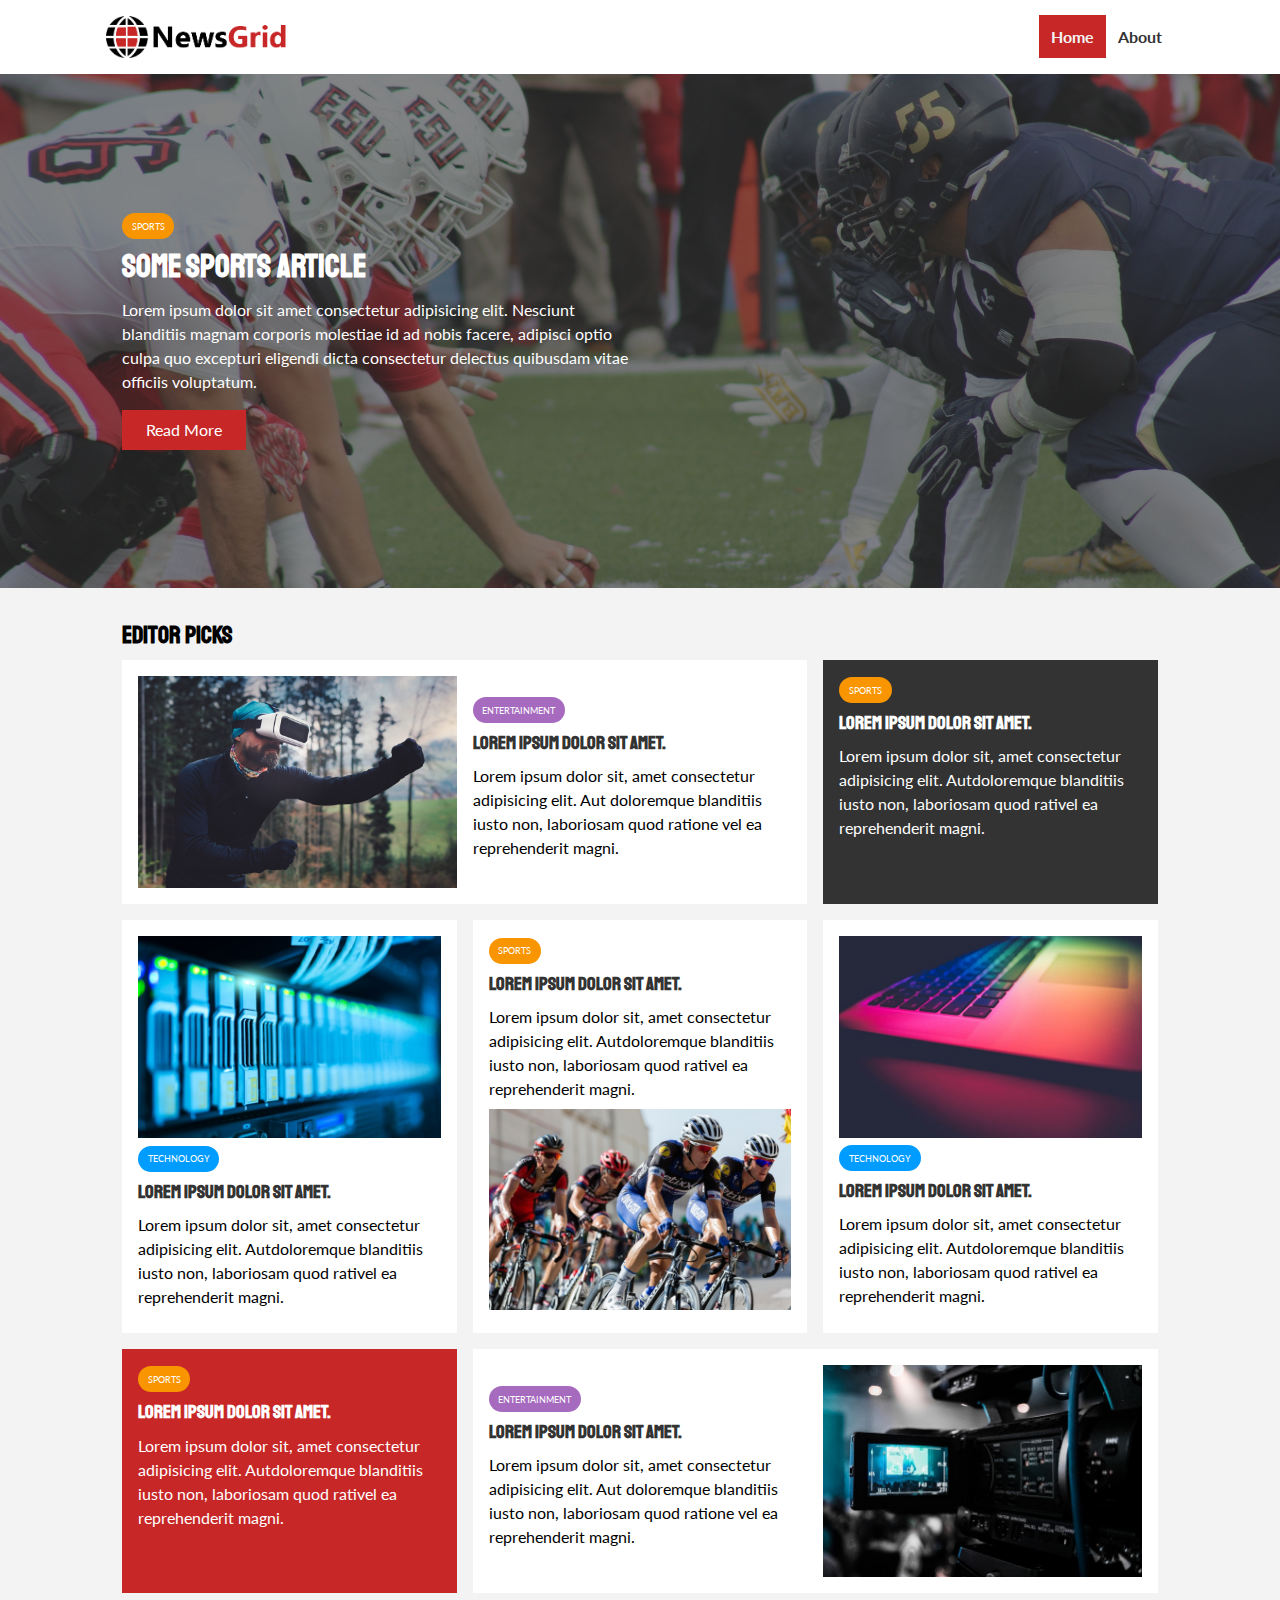
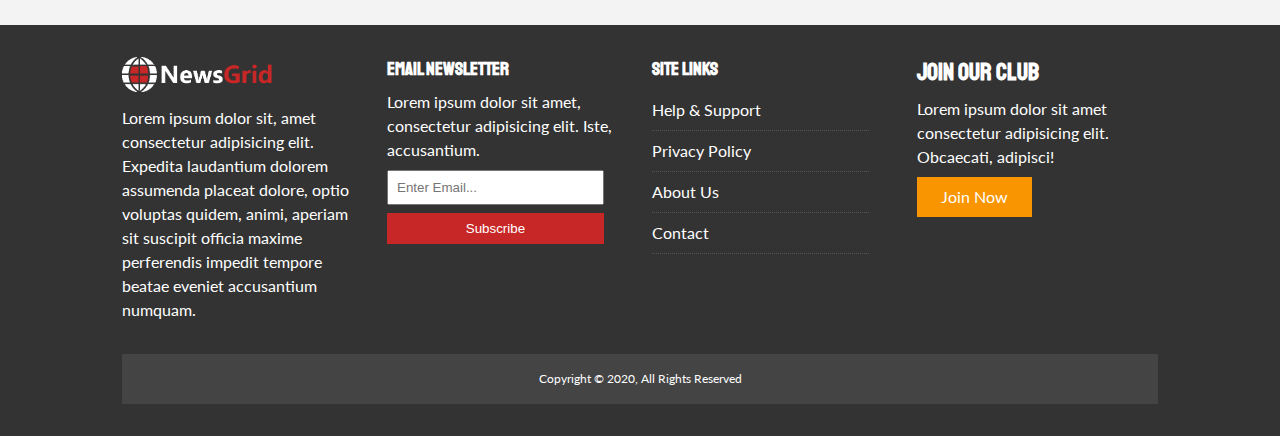
<file: index.html>
<!DOCTYPE html>
<html lang="en">
  <head>
    <meta charset="UTF-8" />
    <meta name="viewport" content="width=device-width, initial-scale=1.0" />
    <link
      rel="stylesheet"
      href="https://use.fontawesome.com/releases/v5.14.0/css/all.css"
      integrity="sha384-HzLeBuhoNPvSl5KYnjx0BT+WB0QEEqLprO+NBkkk5gbc67FTaL7XIGa2w1L0Xbgc"
      crossorigin="anonymous"
    />
    <link
      href="https://fonts.googleapis.com/css2?family=Lato:wght@300&family=Staatliches&display=swap"
      rel="stylesheet"
    />
    <link rel="stylesheet" href="css/style.css" />
    <link
      rel="stylesheet"
      media="screen and (max-width:768px)"
      href="css/mobile.css"
    />
    <link rel="shortcut icon" type="image/x-icon" href="favicon.ico" />
    <title>NewsGrid | Latest News</title>
  </head>
  <body>
    <nav id="main-nav">
      <div class="container">
        <img src="img/logo.png" alt="NewsGrid" class="logo" />
        <div class="social">
          <a href="http://facebook.com" target="_blank"
            ><i class="fab fa-facebook fa-2x"></i
          ></a>
          <a href="http://twitter.com" target="_blank"
            ><i class="fab fa-twitter fa-2x"></i
          ></a>
          <a href="http://instagram.com" target="_blank"
            ><i class="fab fa-instagram fa-2x"></i
          ></a>
          <a href="http://youtube.com" target="_blank"
            ><i class="fab fa-youtube fa-2x"></i
          ></a>
        </div>
        <ul>
          <li><a href="index.html" class="current">Home</a></li>
          <li><a href="about.html">About</a></li>
        </ul>
      </div>
    </nav>

    <!-- Showcase -->
    <header id="showcase">
      <div class="container">
        <div class="showcase-container">
          <div class="showcase-content">
            <div class="category category-sports">Sports</div>
            <h1>Some Sports Article</h1>
            <p>
              Lorem ipsum dolor sit amet consectetur adipisicing elit. Nesciunt
              blanditiis magnam corporis molestiae id ad nobis facere, adipisci
              optio culpa quo excepturi eligendi dicta consectetur delectus
              quibusdam vitae officiis voluptatum.
            </p>
            <a href="article.html" class="btn btn-primary">Read More</a>
          </div>
        </div>
      </div>
    </header>

    <!-- Home Articles -->
    <section id="home-articles" class="py-2">
      <div class="container">
        <h2>Editor Picks</h2>
        <div class="articles-container">
          <article class="card">
            <img src="img/articles/ent1.jpg" alt="" />
            <div>
              <div class="category category-ent">Entertainment</div>
              <h3>
                <a href="article.html">Lorem ipsum dolor sit amet.</a>
              </h3>
              <p>
                Lorem ipsum dolor sit, amet consectetur adipisicing elit. Aut
                doloremque blanditiis iusto non, laboriosam quod ratione vel ea
                reprehenderit magni.
              </p>
            </div>
          </article>

          <article class="card bg-dark">
            <div class="category category-sports">Sports</div>
            <h3>
              <a href="article.html">Lorem ipsum dolor sit amet.</a>
            </h3>
            <p>
              Lorem ipsum dolor sit, amet consectetur adipisicing elit.
              Autdoloremque blanditiis iusto non, laboriosam quod rativel ea
              reprehenderit magni.
            </p>
          </article>

          <article class="card">
            <img src="img/articles/tech1.jpg" alt="" />
            <div class="category category-tech">Technology</div>
            <h3>
              <a href="article.html">Lorem ipsum dolor sit amet.</a>
            </h3>
            <p>
              Lorem ipsum dolor sit, amet consectetur adipisicing elit.
              Autdoloremque blanditiis iusto non, laboriosam quod rativel ea
              reprehenderit magni.
            </p>
          </article>

          <article class="card">
            <div class="category category-sports">Sports</div>
            <h3>
              <a href="article.html">Lorem ipsum dolor sit amet.</a>
            </h3>
            <p>
              Lorem ipsum dolor sit, amet consectetur adipisicing elit.
              Autdoloremque blanditiis iusto non, laboriosam quod rativel ea
              reprehenderit magni.
            </p>
            <img src="img/articles/sports1.jpg" alt="" />
          </article>

          <article class="card">
            <img src="img/articles/tech2.jpg" alt="" />
            <div class="category category-tech">Technology</div>
            <h3>
              <a href="article.html">Lorem ipsum dolor sit amet.</a>
            </h3>
            <p>
              Lorem ipsum dolor sit, amet consectetur adipisicing elit.
              Autdoloremque blanditiis iusto non, laboriosam quod rativel ea
              reprehenderit magni.
            </p>
          </article>

          <article class="card bg-primary">
            <div class="category category-sports">Sports</div>
            <h3>
              <a href="article.html">Lorem ipsum dolor sit amet.</a>
            </h3>
            <p>
              Lorem ipsum dolor sit, amet consectetur adipisicing elit.
              Autdoloremque blanditiis iusto non, laboriosam quod rativel ea
              reprehenderit magni.
            </p>
          </article>

          <article class="card">
            <div>
              <div class="category category-ent">Entertainment</div>
              <h3>
                <a href="article.html">Lorem ipsum dolor sit amet.</a>
              </h3>
              <p>
                Lorem ipsum dolor sit, amet consectetur adipisicing elit. Aut
                doloremque blanditiis iusto non, laboriosam quod ratione vel ea
                reprehenderit magni.
              </p>
            </div>
            <img src="img/articles/ent2.jpg" alt="" />
          </article>
        </div>
      </div>
    </section>

    <!-- Footer -->
    <footer id="main-footer" class="py-2">
      <div class="container footer-container">
        <div>
          <img src="img/logo_light.png" alt="NewsGrid" />
          <p>
            Lorem ipsum dolor sit, amet consectetur adipisicing elit. Expedita
            laudantium dolorem assumenda placeat dolore, optio voluptas quidem,
            animi, aperiam sit suscipit officia maxime perferendis impedit
            tempore beatae eveniet accusantium numquam.
          </p>
        </div>
        <div>
          <h3>Email Newsletter</h3>
          <p>
            Lorem ipsum dolor sit amet, consectetur adipisicing elit. Iste,
            accusantium.
          </p>
          <form name="contact" method="POST" data-netlify="true">
            <input type="email" name="email" placeholder="Enter Email..." />
            <input type="submit" value="Subscribe" class="btn btn-primary" />
          </form>
        </div>
        <div>
          <h3>Site Links</h3>
          <ul class="list">
            <li><a href="#">Help & Support</a></li>
            <li><a href="#">Privacy Policy</a></li>
            <li><a href="#">About Us</a></li>
            <li><a href="#">Contact</a></li>
          </ul>
        </div>
        <div>
          <h2>Join Our Club</h2>
          <p>
            Lorem ipsum dolor sit amet consectetur adipisicing elit. Obcaecati,
            adipisci!
          </p>
          <a href="#" class="btn btn-secondary">Join Now</a>
        </div>
        <div>
          <p>Copyright &copy; 2020, All Rights Reserved</p>
        </div>
      </div>
    </footer>
  </body>
</html>
</file>
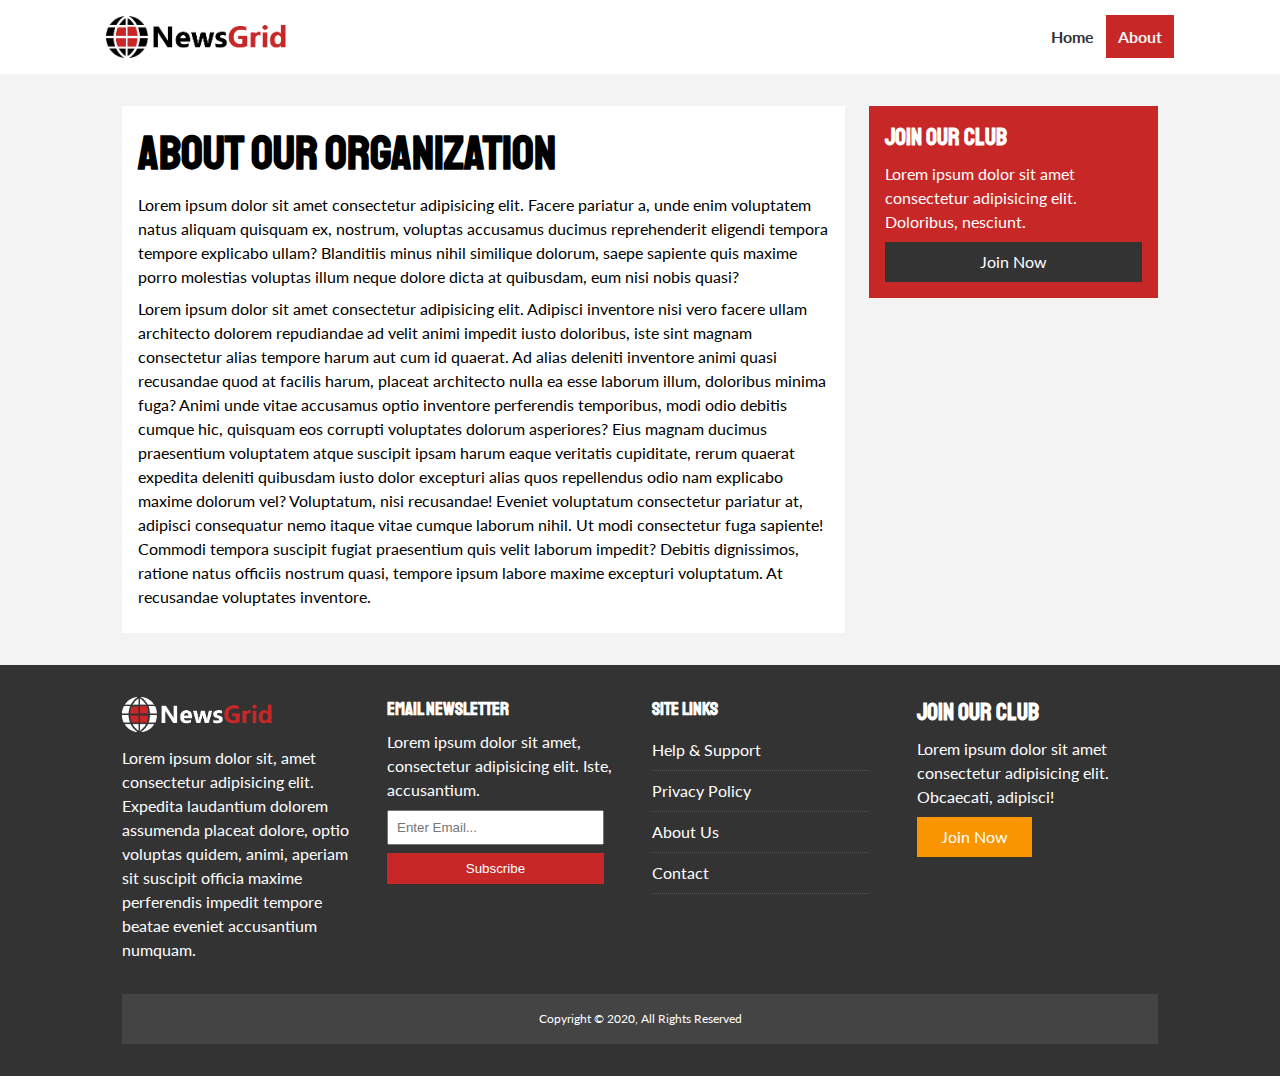
<file: about.html>
<!DOCTYPE html>
<html lang="en">
  <head>
    <meta charset="UTF-8" />
    <meta name="viewport" content="width=device-width, initial-scale=1.0" />
    <link
      rel="stylesheet"
      href="https://use.fontawesome.com/releases/v5.14.0/css/all.css"
      integrity="sha384-HzLeBuhoNPvSl5KYnjx0BT+WB0QEEqLprO+NBkkk5gbc67FTaL7XIGa2w1L0Xbgc"
      crossorigin="anonymous"
    />
    <link
      href="https://fonts.googleapis.com/css2?family=Lato:wght@300&family=Staatliches&display=swap"
      rel="stylesheet"
    />
    <link rel="stylesheet" href="css/style.css" />
    <link
      rel="stylesheet"
      media="screen and (max-width:768px)"
      href="css/mobile.css"
    />
    <link rel="shortcut icon" type="image/x-icon" href="favicon.ico" />
    <title>About</title>
  </head>
  <body>
    <nav id="main-nav">
      <div class="container">
        <img src="img/logo.png" alt="NewsGrid" class="logo" />
        <div class="social">
          <a href="http://facebook.com" target="_blank"
            ><i class="fab fa-facebook fa-2x"></i
          ></a>
          <a href="http://twitter.com" target="_blank"
            ><i class="fab fa-twitter fa-2x"></i
          ></a>
          <a href="http://instagram.com" target="_blank"
            ><i class="fab fa-instagram fa-2x"></i
          ></a>
          <a href="http://youtube.com" target="_blank"
            ><i class="fab fa-youtube fa-2x"></i
          ></a>
        </div>
        <ul>
          <li><a href="index.html">Home</a></li>
          <li><a href="about.html" class="current">About</a></li>
        </ul>
      </div>
    </nav>

    <section class="about">
      <div class="container">
        <div class="page-container">
          <article class="card">
            <h1 class="l-heading">About Our Organization</h1>
            <p>
              Lorem ipsum dolor sit amet consectetur adipisicing elit. Facere
              pariatur a, unde enim voluptatem natus aliquam quisquam ex,
              nostrum, voluptas accusamus ducimus reprehenderit eligendi tempora
              tempore explicabo ullam? Blanditiis minus nihil similique dolorum,
              saepe sapiente quis maxime porro molestias voluptas illum neque
              dolore dicta at quibusdam, eum nisi nobis quasi?
            </p>
            <p>
              Lorem ipsum dolor sit amet consectetur adipisicing elit. Adipisci
              inventore nisi vero facere ullam architecto dolorem repudiandae ad
              velit animi impedit iusto doloribus, iste sint magnam consectetur
              alias tempore harum aut cum id quaerat. Ad alias deleniti
              inventore animi quasi recusandae quod at facilis harum, placeat
              architecto nulla ea esse laborum illum, doloribus minima fuga?
              Animi unde vitae accusamus optio inventore perferendis temporibus,
              modi odio debitis cumque hic, quisquam eos corrupti voluptates
              dolorum asperiores? Eius magnam ducimus praesentium voluptatem
              atque suscipit ipsam harum eaque veritatis cupiditate, rerum
              quaerat expedita deleniti quibusdam iusto dolor excepturi alias
              quos repellendus odio nam explicabo maxime dolorum vel?
              Voluptatum, nisi recusandae! Eveniet voluptatum consectetur
              pariatur at, adipisci consequatur nemo itaque vitae cumque laborum
              nihil. Ut modi consectetur fuga sapiente! Commodi tempora suscipit
              fugiat praesentium quis velit laborum impedit? Debitis
              dignissimos, ratione natus officiis nostrum quasi, tempore ipsum
              labore maxime excepturi voluptatum. At recusandae voluptates
              inventore.
            </p>
          </article>
          <aside class="card bg-primary">
            <h2>Join Our Club</h2>
            <p>
              Lorem ipsum dolor sit amet consectetur adipisicing elit.
              Doloribus, nesciunt.
            </p>
            <a href="#" class="btn btn-dark btn-block">Join Now</a>
          </aside>
        </div>
      </div>
    </section>

    <!-- Footer -->
    <footer id="main-footer" class="py-2">
      <div class="container footer-container">
        <div>
          <img src="img/logo_light.png" alt="NewsGrid" />
          <p>
            Lorem ipsum dolor sit, amet consectetur adipisicing elit. Expedita
            laudantium dolorem assumenda placeat dolore, optio voluptas quidem,
            animi, aperiam sit suscipit officia maxime perferendis impedit
            tempore beatae eveniet accusantium numquam.
          </p>
        </div>
        <div>
          <h3>Email Newsletter</h3>
          <p>
            Lorem ipsum dolor sit amet, consectetur adipisicing elit. Iste,
            accusantium.
          </p>
          <form name="contact" method="POST" data-netlify="true">
            <input type="email" name="email" placeholder="Enter Email..." />
            <input type="submit" value="Subscribe" class="btn btn-primary" />
          </form>
        </div>
        <div>
          <h3>Site Links</h3>
          <ul class="list">
            <li><a href="#">Help & Support</a></li>
            <li><a href="#">Privacy Policy</a></li>
            <li><a href="#">About Us</a></li>
            <li><a href="#">Contact</a></li>
          </ul>
        </div>
        <div>
          <h2>Join Our Club</h2>
          <p>
            Lorem ipsum dolor sit amet consectetur adipisicing elit. Obcaecati,
            adipisci!
          </p>
          <a href="#" class="btn btn-secondary">Join Now</a>
        </div>
        <div>
          <p>Copyright &copy; 2020, All Rights Reserved</p>
        </div>
      </div>
    </footer>
  </body>
</html>
</file>
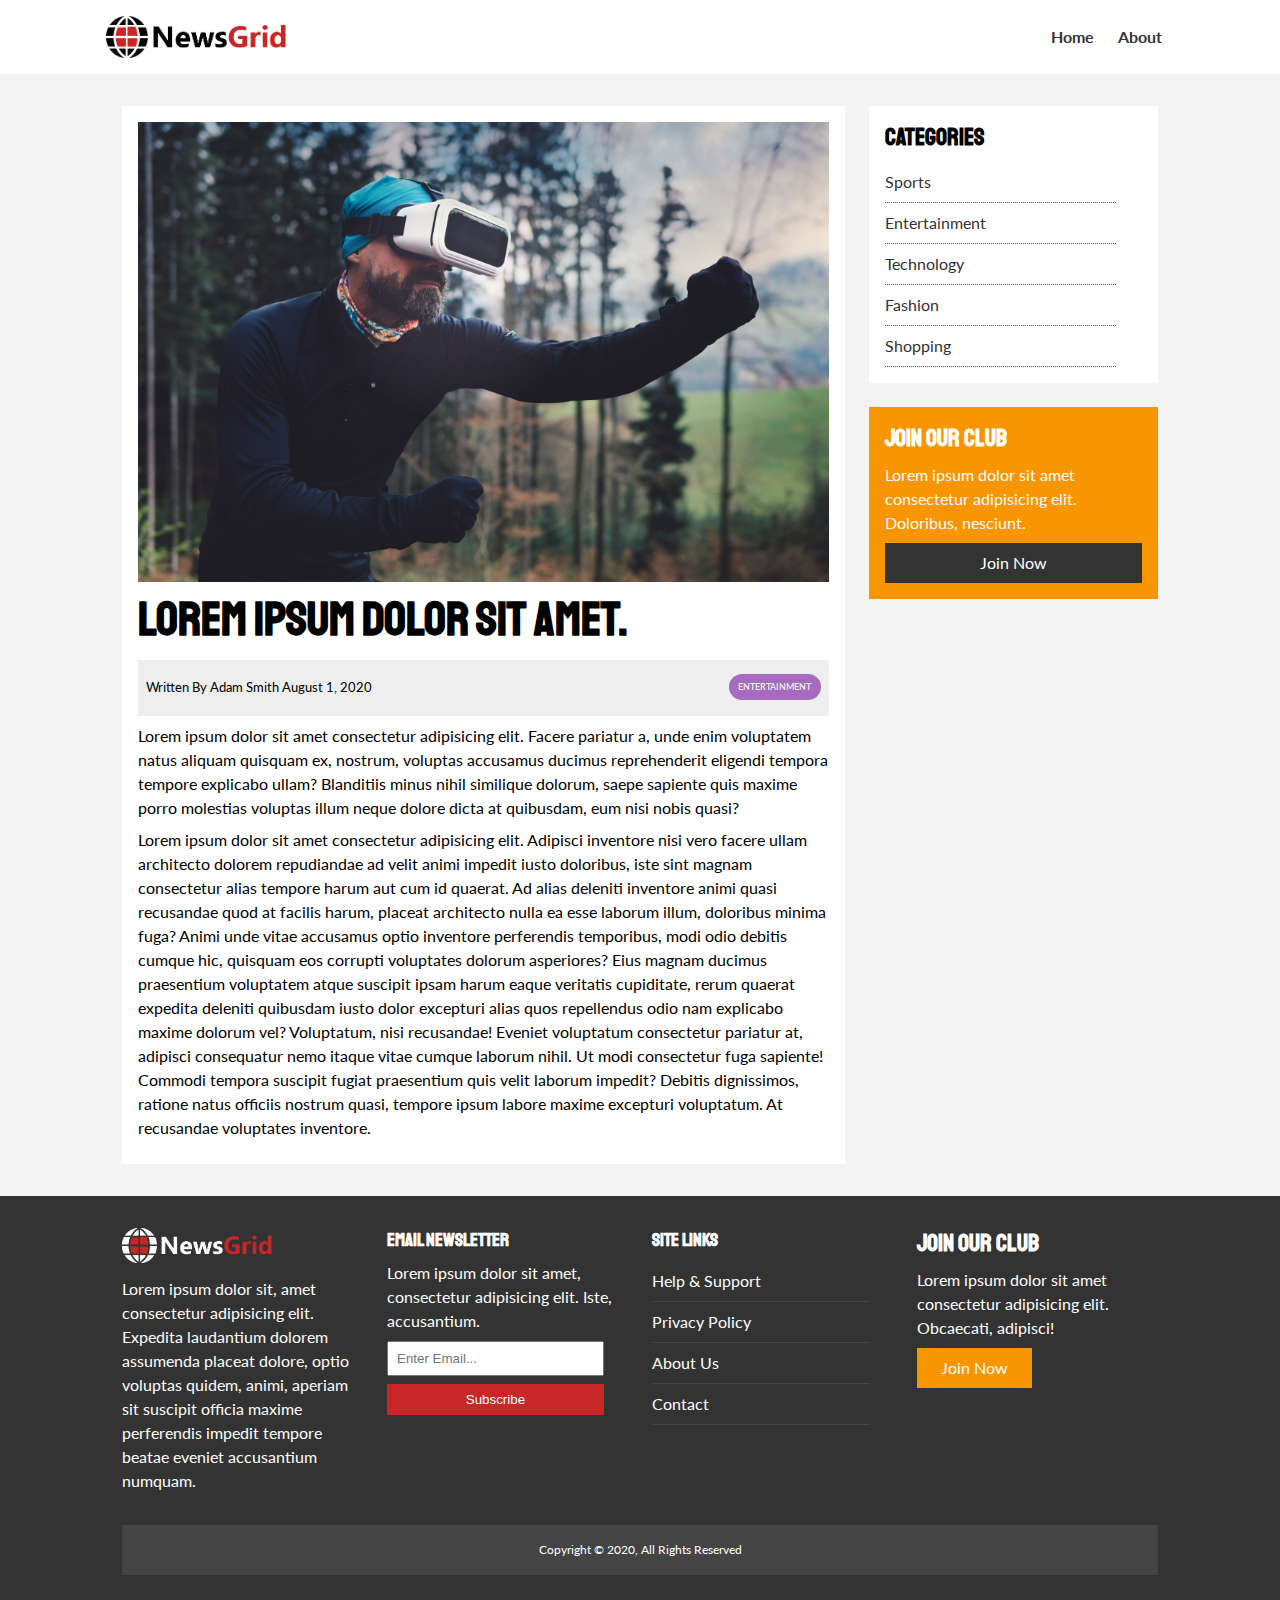
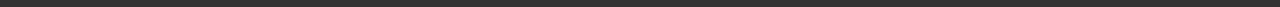
<file: article.html>
<!DOCTYPE html>
<html lang="en">
  <head>
    <meta charset="UTF-8" />
    <meta name="viewport" content="width=device-width, initial-scale=1.0" />
    <link
      rel="stylesheet"
      href="https://use.fontawesome.com/releases/v5.14.0/css/all.css"
      integrity="sha384-HzLeBuhoNPvSl5KYnjx0BT+WB0QEEqLprO+NBkkk5gbc67FTaL7XIGa2w1L0Xbgc"
      crossorigin="anonymous"
    />
    <link
      href="https://fonts.googleapis.com/css2?family=Lato:wght@300&family=Staatliches&display=swap"
      rel="stylesheet"
    />
    <link rel="stylesheet" href="css/style.css" />
    <link
      rel="stylesheet"
      media="screen and (max-width:768px)"
      href="css/mobile.css"
    />
    <link rel="shortcut icon" type="image/x-icon" href="favicon.ico" />
    <title>NewsGrid | Latest News</title>
  </head>
  <body>
    <nav id="main-nav">
      <div class="container">
        <img src="img/logo.png" alt="NewsGrid" class="logo" />
        <div class="social">
          <a href="http://facebook.com" target="_blank"
            ><i class="fab fa-facebook fa-2x"></i
          ></a>
          <a href="http://twitter.com" target="_blank"
            ><i class="fab fa-twitter fa-2x"></i
          ></a>
          <a href="http://instagram.com" target="_blank"
            ><i class="fab fa-instagram fa-2x"></i
          ></a>
          <a href="http://youtube.com" target="_blank"
            ><i class="fab fa-youtube fa-2x"></i
          ></a>
        </div>
        <ul>
          <li><a href="index.html">Home</a></li>
          <li><a href="about.html">About</a></li>
        </ul>
      </div>
    </nav>

    <section id="article">
      <div class="container">
        <div class="page-container">
          <article class="card">
            <img src="img/articles/ent1.jpg" alt="" />
            <h1 class="l-heading">Lorem ipsum dolor sit amet.</h1>
            <div class="meta">
              <small>
                <i class="fas fa-user"></i> Written By Adam Smith August 1, 2020
              </small>
              <div class="category category-ent">Entertainment</div>
            </div>
            <p>
              Lorem ipsum dolor sit amet consectetur adipisicing elit. Facere
              pariatur a, unde enim voluptatem natus aliquam quisquam ex,
              nostrum, voluptas accusamus ducimus reprehenderit eligendi tempora
              tempore explicabo ullam? Blanditiis minus nihil similique dolorum,
              saepe sapiente quis maxime porro molestias voluptas illum neque
              dolore dicta at quibusdam, eum nisi nobis quasi?
            </p>
            <p>
              Lorem ipsum dolor sit amet consectetur adipisicing elit. Adipisci
              inventore nisi vero facere ullam architecto dolorem repudiandae ad
              velit animi impedit iusto doloribus, iste sint magnam consectetur
              alias tempore harum aut cum id quaerat. Ad alias deleniti
              inventore animi quasi recusandae quod at facilis harum, placeat
              architecto nulla ea esse laborum illum, doloribus minima fuga?
              Animi unde vitae accusamus optio inventore perferendis temporibus,
              modi odio debitis cumque hic, quisquam eos corrupti voluptates
              dolorum asperiores? Eius magnam ducimus praesentium voluptatem
              atque suscipit ipsam harum eaque veritatis cupiditate, rerum
              quaerat expedita deleniti quibusdam iusto dolor excepturi alias
              quos repellendus odio nam explicabo maxime dolorum vel?
              Voluptatum, nisi recusandae! Eveniet voluptatum consectetur
              pariatur at, adipisci consequatur nemo itaque vitae cumque laborum
              nihil. Ut modi consectetur fuga sapiente! Commodi tempora suscipit
              fugiat praesentium quis velit laborum impedit? Debitis
              dignissimos, ratione natus officiis nostrum quasi, tempore ipsum
              labore maxime excepturi voluptatum. At recusandae voluptates
              inventore.
            </p>
          </article>

          <aside id="categories" class="card">
            <h2>Categories</h2>
            <ul class="list">
              <li>
                <a href="#"><i class="fas fa-chevron-right"></i>Sports</a>
              </li>
              <li>
                <a href="#"
                  ><i class="fas fa-chevron-right"></i>Entertainment</a
                >
              </li>
              <li>
                <a href="#"><i class="fas fa-chevron-right"></i>Technology</a>
              </li>
              <li>
                <a href="#"><i class="fas fa-chevron-right"></i>Fashion</a>
              </li>
              <li>
                <a href="#"><i class="fas fa-chevron-right"></i>Shopping</a>
              </li>
            </ul>
          </aside>
          <aside class="card bg-secondary">
            <h2>Join Our Club</h2>
            <p>
              Lorem ipsum dolor sit amet consectetur adipisicing elit.
              Doloribus, nesciunt.
            </p>
            <a href="#" class="btn btn-dark btn-block">Join Now</a>
          </aside>
        </div>
      </div>
    </section>

    <!-- Footer -->
    <footer id="main-footer" class="py-2">
      <div class="container footer-container">
        <div>
          <img src="img/logo_light.png" alt="NewsGrid" />
          <p>
            Lorem ipsum dolor sit, amet consectetur adipisicing elit. Expedita
            laudantium dolorem assumenda placeat dolore, optio voluptas quidem,
            animi, aperiam sit suscipit officia maxime perferendis impedit
            tempore beatae eveniet accusantium numquam.
          </p>
        </div>
        <div>
          <h3>Email Newsletter</h3>
          <p>
            Lorem ipsum dolor sit amet, consectetur adipisicing elit. Iste,
            accusantium.
          </p>
          <form name="contact" method="POST" data-netlify="true">
            <input type="email" name="email" placeholder="Enter Email..." />
            <input type="submit" value="Subscribe" class="btn btn-primary" />
          </form>
        </div>
        <div>
          <h3>Site Links</h3>
          <ul class="list">
            <li><a href="#">Help & Support</a></li>
            <li><a href="#">Privacy Policy</a></li>
            <li><a href="#">About Us</a></li>
            <li><a href="#">Contact</a></li>
          </ul>
        </div>
        <div>
          <h2>Join Our Club</h2>
          <p>
            Lorem ipsum dolor sit amet consectetur adipisicing elit. Obcaecati,
            adipisci!
          </p>
          <a href="#" class="btn btn-secondary">Join Now</a>
        </div>
        <div>
          <p>Copyright &copy; 2020, All Rights Reserved</p>
        </div>
      </div>
    </footer>
  </body>
</html>
</file>
<file: css/style.css>
:root {
  --primary-color: #c72727;
  --secondary-color: #f99500;
  --light-color: #f3f3f3;
  --dark-color: #333;
  --max-width: 1100px;
}

.category {
  --sports-color: #f99500;
  --ent-color: #a66bbe;
  --tech-color: #009cff;
}

* {
  margin: 0;
  padding: 0;
  box-sizing: border-box;
}

body {
  font-family: "Lato", sans-serif;
  line-height: 1.5;
  background: var(--light-color);
}

a {
  color: #333;
  text-decoration: none;
}

ul {
  list-style: none;
}

p {
  margin: 0.5rem 0;
}

img {
  width: 100%;
}

h1,
h2,
h3,
h4,
h5,
h6 {
  font-family: "Staatliches", cursive;
  margin-bottom: 0.55rem;
  line-height: 1.3;
}

/* Utility */
.container {
  max-width: var(--max-width);
  margin: auto;
  padding: 0 2rem;
  overflow: hidden;
}

.category {
  display: inline-block;
  color: #fff;
  font-size: 0.55rem;
  text-transform: uppercase;
  padding: 0.4rem 0.6rem;
  border-radius: 15px;
  margin-bottom: 0.5rem;
}

.category-sports {
  background: var(--sports-color);
}
.category-ent {
  background: var(--ent-color);
}
.category-tech {
  background: var(--tech-color);
}

.btn {
  display: inline-block;
  border: none;
  background: var(--dark-color);
  color: #fff;
  padding: 0.5rem 1.5rem;
}

.btn-light {
  background: var(--light-color);
}
.btn-primary {
  background: var(--primary-color);
}
.btn-secondary {
  background: var(--secondary-color);
}

.btn:hover {
  opacity: 0.9;
}

.btn-block {
  display: block;
  width: 100%;
  text-align: center;
}

.card {
  background: #fff;
  padding: 1rem;
}

.bg-dark {
  background: var(--dark-color);
  color: #fff;
}

.bg-primary {
  background: var(--primary-color);
  color: #fff;
}

.bg-secondary {
  background: var(--secondary-color);
  color: #fff;
}

.bg-dark h1,
.bg-dark h2,
.bg-dark h3,
.bg-dark a,
.bg-primary h1,
.bg-primary h2,
.bg-primary h3,
.bg-primary a,
.bg-secondary h1,
.bg-secondary h2,
.bg-secondary h3,
.bg-secondary a {
  color: #fff;
}

.py-1 {
  padding: 1.5rem 0;
}

.py-2 {
  padding: 2rem 0;
}

.py-3 {
  padding: 3rem 0;
}

.p-1 {
  padding: 1.5rem;
}

.p-2 {
  padding: 2rem;
}

.p-3 {
  padding: 3rem;
}

.l-heading {
  font-size: 3rem;
}

.list li {
  padding: 0.5rem 0;
  border-bottom: #555 dotted 1px;
  width: 90%;
}

.list li a:hover {
  color: var(--primary-color) !important ;
}

/* Inner page grid container */
.page-container {
  display: grid;
  grid-template-columns: 5fr 2fr;
  margin: 2rem 0;
  grid-gap: 1.5rem;
}

.page-container > *:first-child {
  grid-row: 1 / span 3;
}

/* Navigation */
#main-nav {
  background: #fff;
  position: sticky;
  top: 0;
  z-index: 2;
}

#main-nav .container {
  display: grid;
  grid-template-columns: 6fr 3fr 2fr;
  padding: 1rem;
  align-items: center;
}

#main-nav .logo {
  width: 180px;
}

#main-nav ul {
  justify-self: end;
  display: flex;
}

#main-nav ul li a {
  padding: 0.75rem;
  font-weight: bold;
}

#main-nav ul li a.current {
  background: var(--primary-color);
  color: #f3f3f3;
}

#main-nav ul li a:hover {
  background: var(--light-color);
  color: var(--dark-color);
}

#main-nav .social {
  justify-self: center;
}

#main-nav .social i {
  color: #777;
  margin-right: 0.5rem;
}

/* Showcase */
#showcase {
  color: #fff;
  background: #333;
  padding: 2rem;
  position: relative;
}

#showcase:before {
  content: "";
  background: url(../img/featured.jpg) no-repeat center center/cover;
  position: absolute;
  top: 0;
  left: 0;
  width: 100%;
  height: 100%;
  opacity: 0.4;
}

#showcase .showcase-container {
  display: grid;
  grid-template-columns: repeat(2, 1fr);
  justify-content: center;
  align-items: center;
  height: 50vh;
}

#showcase .showcase-content {
  z-index: 1;
}

#showcase .showcase-content p {
  margin-bottom: 1rem;
}

/* Home Articles */
#home-articles .articles-container {
  display: grid;
  grid-template-columns: repeat(3, 1fr);
  grid-gap: 1rem;
}

#home-articles .articles-container > *:first-child,
#home-articles .articles-container > *:last-child {
  display: grid;
  grid-template-columns: repeat(2, 1fr);
  grid-gap: 1rem;
  grid-column: 1 / span 2;
  align-items: center;
}

#home-articles .articles-container > *:last-child {
  grid-column: 2 / span 2;
}

#article .meta {
  display: flex;
  justify-content: space-between;
  align-items: center;
  background: #eee;
  padding: 0.5rem;
}

#article .meta .category {
  margin-top: 0.4rem;
}
/* Footer */
#main-footer {
  background: var(--dark-color);
  color: #fff;
}

#main-footer img {
  width: 150px;
}

#main-footer a {
  color: #fff;
}

#main-footer .footer-container {
  display: grid;
  grid-template-columns: repeat(4, 1fr);
  grid-gap: 1.5rem;
}

#main-footer .footer-container > *:last-child {
  background: #444;
  grid-column: 1 / span 4;
  padding: 0.5rem;
  text-align: center;
  font-size: 0.75rem;
}

#main-footer .footer-container input[type="email"] {
  width: 90%;
  padding: 0.5rem;
  margin-bottom: 0.5rem;
}

#main-footer .footer-container input[type="submit"] {
  width: 90%;
}
</file>
<file: css/mobile.css>
/* Navigation */
#main-nav .social {
  display: none;
}

#main-nav .container {
  grid-template-columns: 1fr;
  grid-gap: 1.2rem;
}

#main-nav ul,
#main-nav .logo {
  justify-self: center;
}

#main-nav ul li a {
  padding: 0.5rem;
}

#home-articles .articles-container {
  grid-template-columns: repeat(2, 1fr);
}

#home-articles .articles-container > *:first-child,
#home-articles .articles-container > *:last-child {
  grid-template-columns: 1fr;
  grid-column: 1;
}

@media (max-width: 600px) {
  /* Stack Grid Items */
  #showcase .showcase-container,
  #home-articles .articles-container,
  #main-footer .footer-container {
    grid-template-columns: 1fr;
  }

  #main-footer .footer-container > *:last-child {
    grid-column: 1;
  }

  #main-footer .footer-container > *:first-child,
  #main-footer .footer-container > *:nth-child(2) {
    border-bottom: #444 dotted 2px;
    padding-bottom: 1rem;
  }

  .page-container {
    grid-template-columns: 1fr;
    text-align: center;
  }

  .page-container > *:first-child {
    grid-row: 1;
  }

  .l-heading {
    font-size: 2rem;
  }
}
</file>
